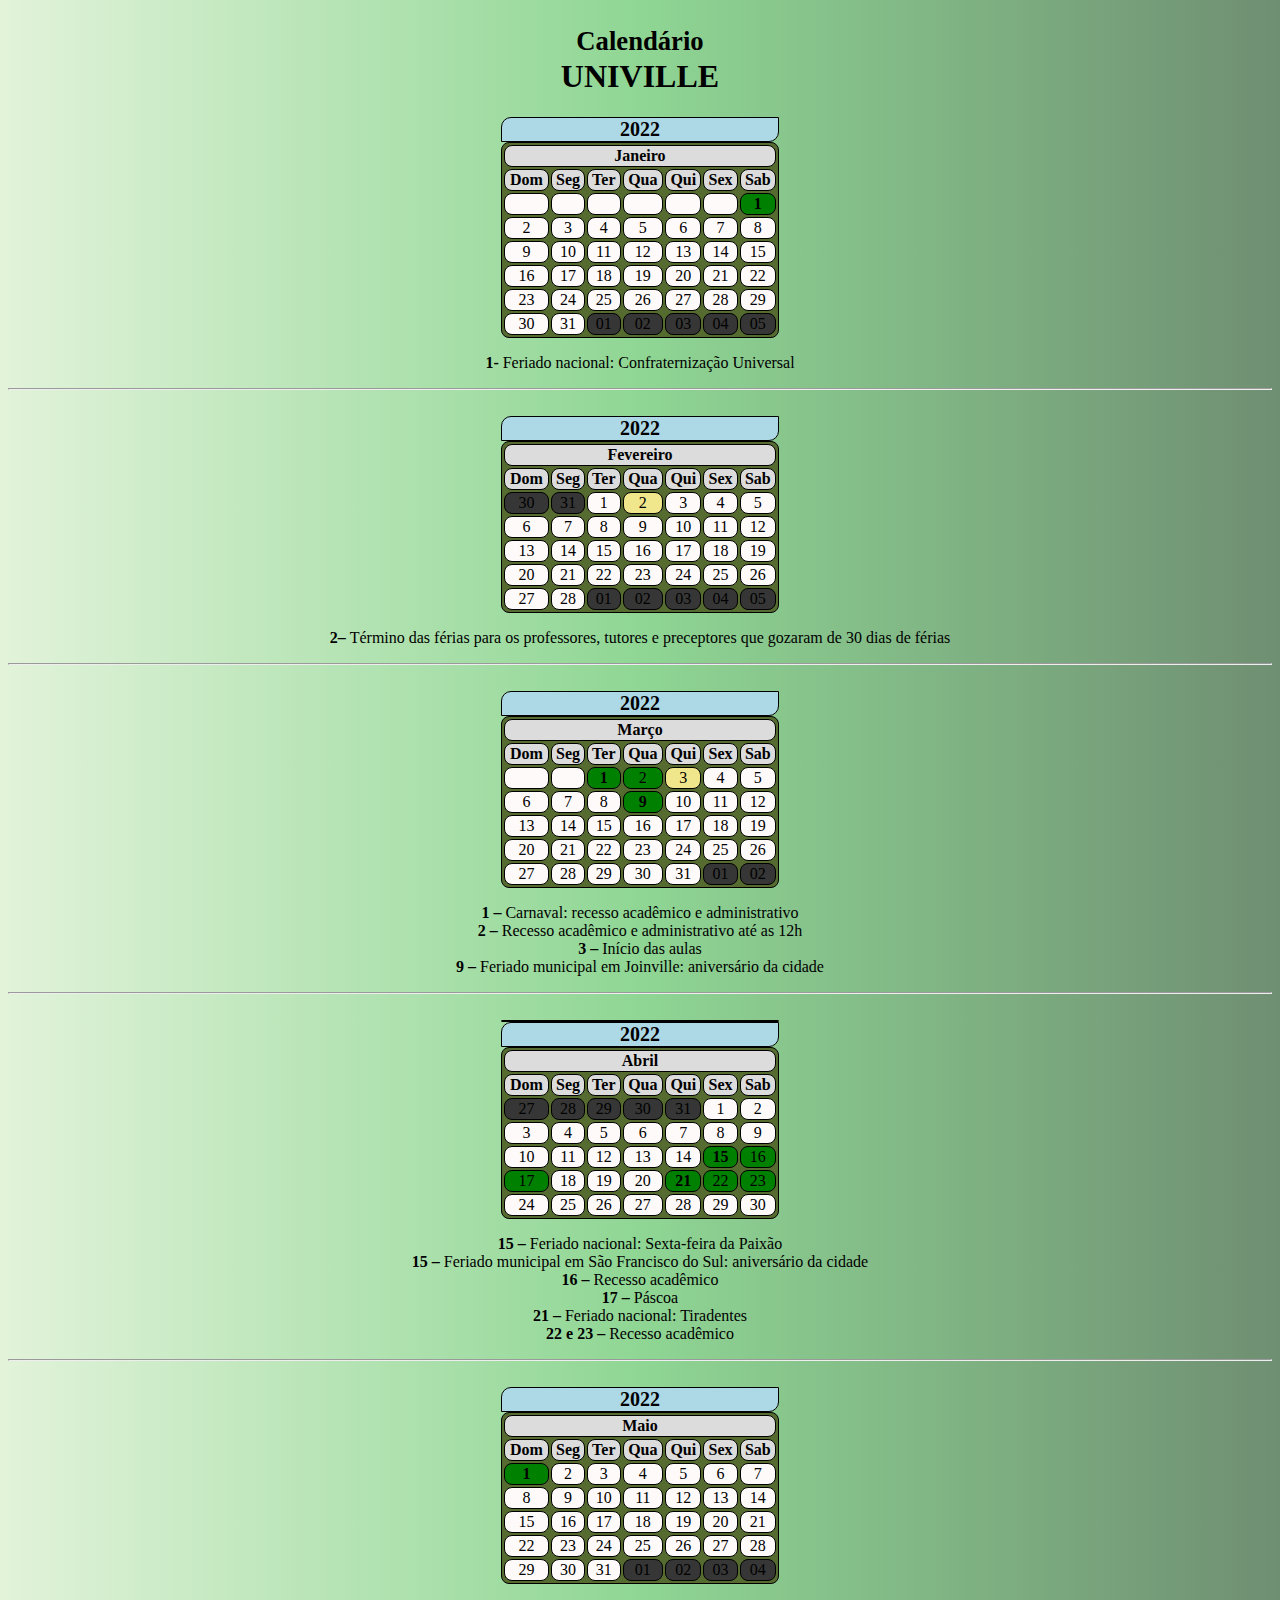
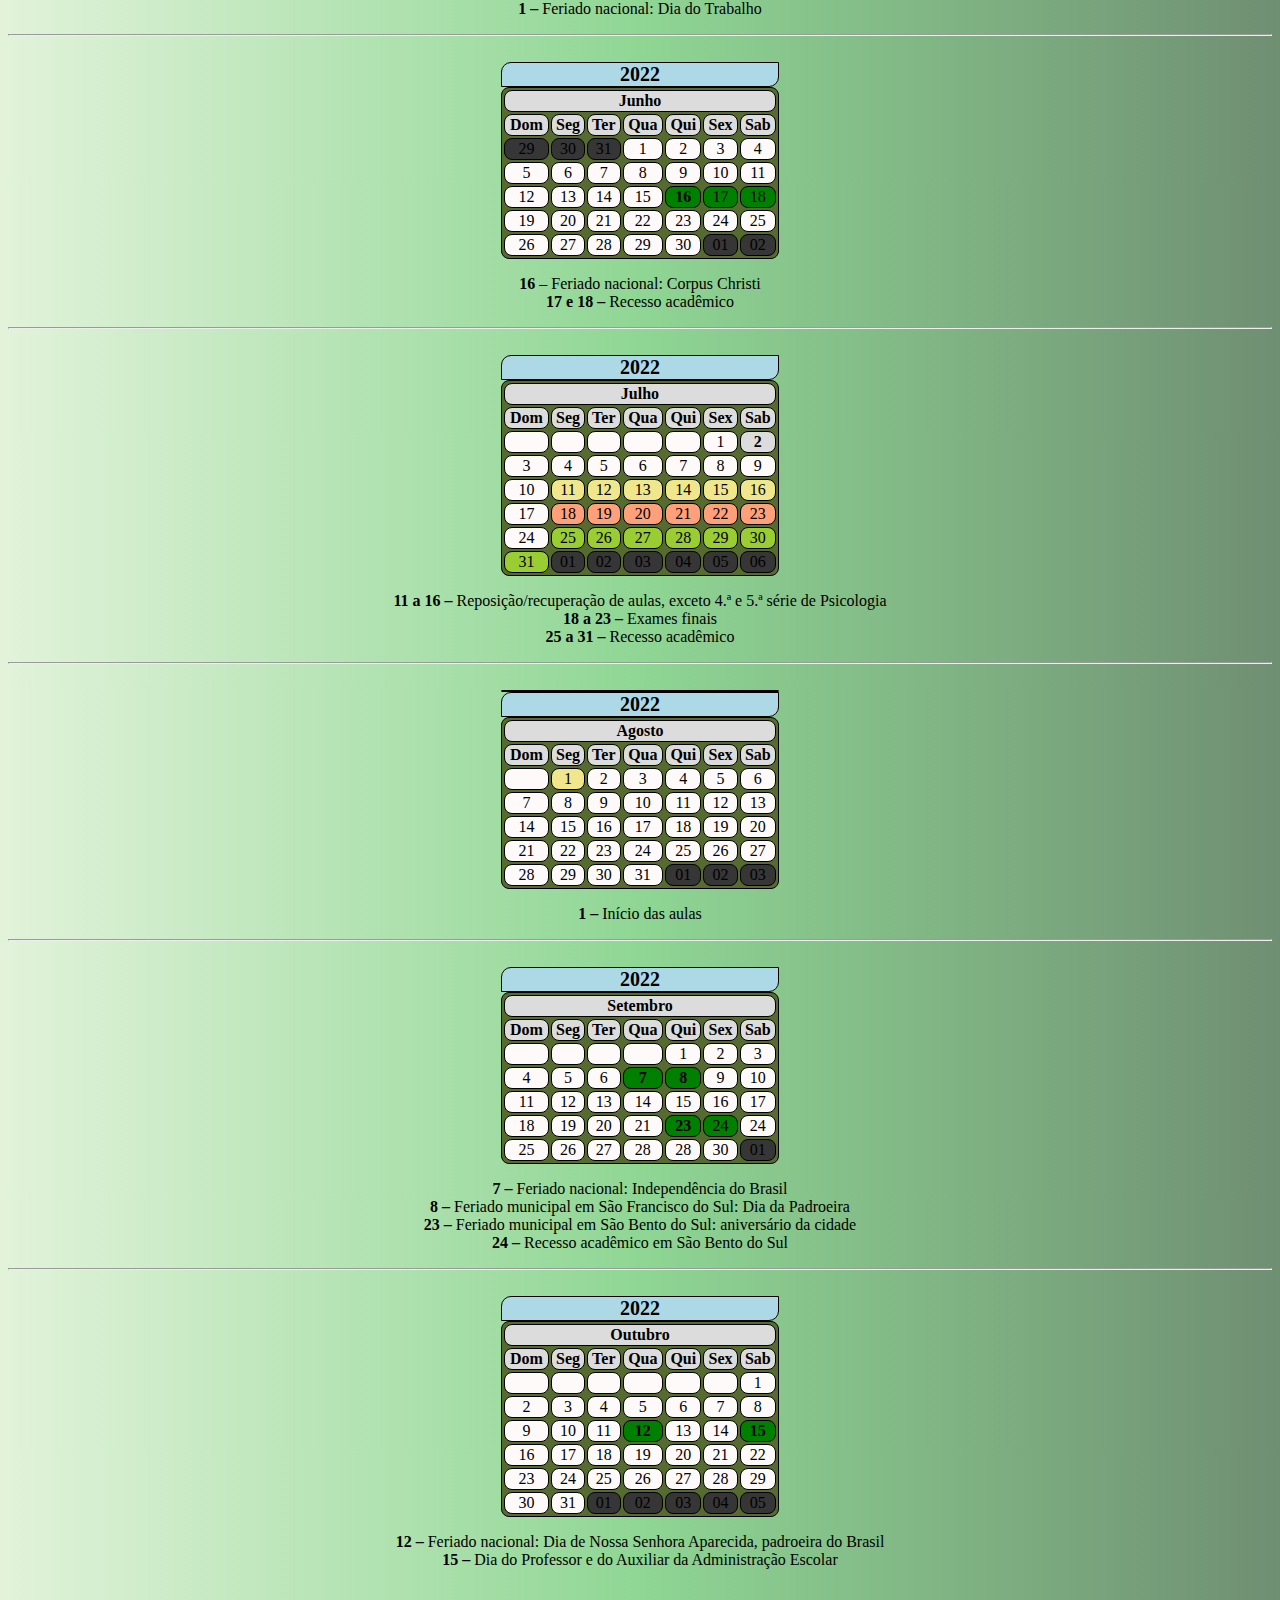
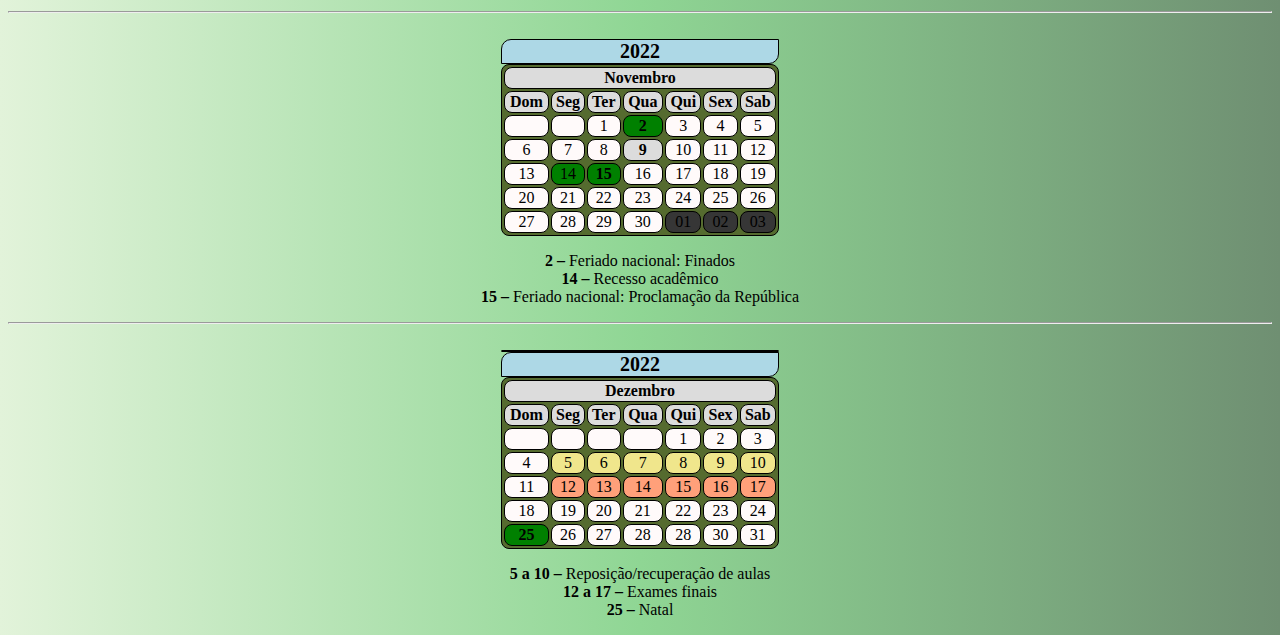
<file: calendariouniville.html>
<!DOCTYPE html>
<html lang="pt-br">
	<head>
        	<title>Imagens e Links</title>
        	<meta charset="utf-8">
		<style>
			td{
				background-color:Snow;
				border: 1px solid black;
				border-collapse:separate;
				-webkit-border-radius: 0.5em;
				text-align:center;
			}
			table{
				background-color:DarkOliveGreen;
				border: 1px solid black;
				border-collapse:separate;
				-webkit-border-radius: 0.5em;
				width:22%;
			}
			th{
				background-color:Gainsboro;
				border: 1px solid black;
				border-collapse:separate;
				-webkit-border-radius: 0.5em;
			}
			body{
				background-image: linear-gradient(to right, #E2F3DA, #8FD694, #6F8F72);
			}
			caption{
				background-color:Gainsboro;
				border: 1px solid black;
				border-collapse:separate;
				-webkit-border-radius: 0.5em 0em 0.5em 0.0em;
			}
		</style>
	</head>
	<body>
		<center><h1><small>Calendário</small><br>UNIVILLE</h1>
		<table>
			<caption style="color:black;font-size:20px;background-color:lightblue;"><b>2022</b></caption>
			<thead>
			<th colspan="7";>Janeiro</th>
				<tr>
					<th>Dom</th>
					<th>Seg</th>
					<th>Ter</th>
					<th>Qua</th>
					<th>Qui</th>
					<th>Sex</th>
					<th>Sab</th>
				</tr>
			</thead>
			<tbody>
				
				<tr>
					<td><center></center></td>
					<td><center></center></td>
					<td><center></center></td>
					<td><center></center></td>
					<td><center></center></td>
					<td><center></center></td>
					<th style="background-color:green;"><center>1</center></th>
				</tr>
				<tr>
					<td><center>2</center></td>
					<td><center>3</center></td>
					<td><center>4</center></td>
					<td><center>5</center></td>
					<td><center>6</center></td>
					<td><center>7</center></td>
					<td><center>8</center></td>
				</tr>
				<tr>
					<td><center>9</center></td>
					<td><center>10</center></td>
					<td><center>11</center></td>
					<td><center>12</center></td>
					<td><center>13</center></td>
					<td><center>14</center></td>
					<td><center>15</center></td>
				</tr>
				<tr>
					<td><center>16</center></td>
					<td><center>17</center></td>
					<td><center>18</center></td>
					<td><center>19</center></td>
					<td><center>20</center></td>
					<td><center>21</center></td>
					<td><center>22</center></td>
				</tr>
				<tr>
					<td><center>23</center></td>
					<td><center>24</center></td>
					<td><center>25</center></td>
					<td><center>26</center></td>
					<td><center>27</center></td>
					<td><center>28</center></td>
					<td><center>29</center></td>
				</tr>
				<tr>
					<td><center>30</center></td>
					<td><center>31</center></td>
					<td style="background-color:#363636;"><center>01</center></td>
					<td style="background-color:#363636;"><center>02</center></td>
					<td style="background-color:#363636;"><center>03</center></td>
					<td style="background-color:#363636;"><center>04</center></td>
					<td style="background-color:#363636;"><center>05</center></td>
				</tr>
				
</tbody>
</table>
<p><b>1- </b>Feriado nacional: Confraternização Universal</p>

<hr>
<br>
<table>
			<caption style="color:black;font-size:20px;background-color:lightblue;"><b>2022</b></caption>
			<thead>
			<th colspan="7";>Fevereiro</th>
				<tr>
					<th>Dom</th>
					<th>Seg</th>
					<th>Ter</th>
					<th>Qua</th>
					<th>Qui</th>
					<th>Sex</th>
					<th>Sab</th>
				</tr>
			</thead>
			<tbody>
				
				<tr>
					<td style="background-color:#363636;"><center>30</center></td>
					<td style="background-color:#363636;"><center>31</center></td>
					<td><center>1</center></td>
					<td style="background-color:Khaki;"><center>2</center></td>
					<td><center>3</center></td>
					<td><center>4</center></td>
					<td><center>5</center></td>
				</tr>
				<tr>
					<td><center>6</center></td>
					<td><center>7</center></td>
					<td><center>8</center></td>
					<td><center>9</center></td>
					<td><center>10</center></td>
					<td><center>11</center></td>
					<td><center>12</center></td>
				</tr>
				<tr>
					<td><center>13</center></td>
					<td><center>14</center></td>
					<td><center>15</center></td>
					<td><center>16</center></td>
					<td><center>17</center></td>
					<td><center>18</center></td>
					<td><center>19</center></td>
				</tr>
				<tr>
					<td><center>20</center></td>
					<td><center>21</center></td>
					<td><center>22</center></td>
					<td><center>23</center></td>
					<td><center>24</center></td>
					<td><center>25</center></td>
					<td><center>26</center></td>
				</tr>
				<tr>
					<td><center>27</center></td>
					<td><center>28</center></td>
					<td style="background-color:#363636;"><center>01</center></td>
					<td style="background-color:#363636;"><center>02</center></td>
					<td style="background-color:#363636;"><center>03</center></td>
					<td style="background-color:#363636;"><center>04</center></td>
					<td style="background-color:#363636;"><center>05</center></td>

				</tr>
				
</tbody>
</table>
<p><b>2– </b>Término das férias para os professores,
tutores e preceptores que gozaram de 30 dias
de férias</p>

<hr>
<br>
		<table>
			<caption style="color:black;font-size:20px;background-color:lightblue;"><b>2022</b></caption>
			<thead>
			<th colspan="7";>Março</th>
				<tr>
					<th>Dom</th>
					<th>Seg</th>
					<th>Ter</th>
					<th>Qua</th>
					<th>Qui</th>
					<th>Sex</th>
					<th>Sab</th>
				</tr>
			</thead>
			<tbody>
				
				<tr>
					<td><center></center></td>
					<td><center></center></td>
					<th style="background-color:green;"><center>1</center></th>
					<td style="background-color:green;"><center>2</center></td>
					<td style="background-color:Khaki;"><center>3</center></td>
					<td><center>4</center></td>
					<td><center>5</center></td>
				</tr>
				<tr>
					<td><center>6</center></td>
					<td><center>7</center></td>
					<td><center>8</center></td>
					<th style="background-color:green;"><center>9</center></th>
					<td><center>10</center></td>
					<td><center>11</center></td>
					<td><center>12</center></td>
				</tr>
				<tr>
					<td><center>13</center></td>
					<td><center>14</center></td>
					<td><center>15</center></td>
					<td><center>16</center></td>
					<td><center>17</center></td>
					<td><center>18</center></td>
					<td><center>19</center></td>
				</tr>
				<tr>
					<td><center>20</center></td>
					<td><center>21</center></td>
					<td><center>22</center></td>
					<td><center>23</center></td>
					<td><center>24</center></td>
					<td><center>25</center></td>
					<td><center>26</center></td>
				</tr>
				<tr>
					<td><center>27</center></td>
					<td><center>28</center></td>
					<td><center>29</center></td>
					<td><center>30</center></td>
					<td><center>31</center></td>
					<td style="background-color:#363636;"><center>01</center></td>
					<td style="background-color:#363636;"><center>02</center></td>
				</tr>

							
</tbody>
</table>
<p><b>1 –</b> Carnaval: recesso acadêmico e
administrativo<br>
<b>2 –</b> Recesso acadêmico e administrativo até as
12h<br>
<b>3 –</b> Início das aulas<br>
<b>9 –</b> Feriado municipal em Joinville: aniversário
da cidade</p>

<hr>
<br>
<table>
		<table>
			<caption style="color:black;font-size:20px;background-color:lightblue;"><b>2022</b></caption>
			<thead>
			<th colspan="7";>Abril</th>
				<tr>
					<th>Dom</th>
					<th>Seg</th>
					<th>Ter</th>
					<th>Qua</th>
					<th>Qui</th>
					<th>Sex</th>
					<th>Sab</th>
				</tr>
			</thead>
			<tbody>
				
				<tr>
					<td style="background-color:#363636;"><center>27</center></td>
					<td style="background-color:#363636;"><center>28</center></td>
					<td style="background-color:#363636;"><center>29</center></td>
					<td style="background-color:#363636;"><center>30</center></td>
					<td style="background-color:#363636;"><center>31</center></td>
					<td><center>1</center></td>
					<td><center>2</center></td>
				</tr>
				<tr>
					<td><center>3</center></td>
					<td><center>4</center></td>
					<td><center>5</center></td>
					<td><center>6</center></td>
					<td><center>7</center></td>
					<td><center>8</center></td>
					<td><center>9</center></td>
				</tr>
				<tr>
					<td><center>10</center></td>
					<td><center>11</center></td>
					<td><center>12</center></td>
					<td><center>13</center></td>
					<td><center>14</center></td>
					<th style="background-color:green;"><center>15</center></th>
					<td style="background-color:green;"><center>16</center></td>
				</tr>
				<tr>
					<td style="background-color:green;"><center>17</center></td>
					<td><center>18</center></td>
					<td><center>19</center></td>
					<td><center>20</center></td>
					<th style="background-color:green;"><center>21</center></th>
					<td style="background-color:green;"><center>22</center></td>
					<td style="background-color:green;"><center>23</center></td>
				</tr>
				<tr>
					<td><center>24</center></td>
					<td><center>25</center></td>
					<td><center>26</center></td>
					<td><center>27</center></td>
					<td><center>28</center></td>
					<td><center>29</center></td>
					<td><center>30</center></td>
				</tr>
				
</tbody>
</table>
<p><b>15 –</b> Feriado nacional: Sexta-feira da Paixão<br>
<b>15 –</b> Feriado municipal em São Francisco do Sul: aniversário da cidade<br>
<b>16 –</b> Recesso acadêmico<br>
<b>17 –</b> Páscoa<br>
<b>21 –</b> Feriado nacional: Tiradentes<br>
<b>22 e 23 –</b> Recesso acadêmico<br></p>

<hr>
<br>
		<table>
			<caption style="color:black;font-size:20px;background-color:lightblue;"><b>2022</b></caption>
			<thead>
			<th colspan="7";>Maio</th>
				<tr>
					<th>Dom</th>
					<th>Seg</th>
					<th>Ter</th>
					<th>Qua</th>
					<th>Qui</th>
					<th>Sex</th>
					<th>Sab</th>
				</tr>
			</thead>
			<tbody>
				<tr>
					<th style="background-color:green;"><center>1</center></th>
					<td><center>2</center></td>
					<td><center>3</center></td>
					<td><center>4</center></td>
					<td><center>5</center></td>
					<td><center>6</center></td>
					<td><center>7</center></td>
				</tr>
				<tr>
					<td><center>8</center></td>
					<td><center>9</center></td>
					<td><center>10</center></td>
					<td><center>11</center></td>
					<td><center>12</center></td>
					<td><center>13</center></td>
					<td><center>14</center></td>
				</tr>
				<tr>
					<td><center>15</center></td>
					<td><center>16</center></td>
					<td><center>17</center></td>
					<td><center>18</center></td>
					<td><center>19</center></td>
					<td><center>20</center></td>
					<td><center>21</center></td>
				</tr>
				<tr>
					<td><center>22</center></td>
					<td><center>23</center></td>
					<td><center>24</center></td>
					<td><center>25</center></td>
					<td><center>26</center></td>
					<td><center>27</center></td>
					<td><center>28</center></td>
				</tr>
				<tr>
					<td><center>29</center></td>
					<td><center>30</center></td>
					<td><center>31</center></td>
					<td style="background-color:#363636;"><center>01</center></td>
					<td style="background-color:#363636;"><center>02</center></td>
					<td style="background-color:#363636;"><center>03</center></td>
					<td style="background-color:#363636;"><center>04</center></td>
				</tr>
				
</tbody>
</table>
<p><b>1 –</b> Feriado nacional: Dia do Trabalho</p>

<hr>
<br>
<table>
			<caption style="color:black;font-size:20px;background-color:lightblue;"><b>2022</b></caption>
			<thead>
			<th colspan="7";>Junho</th>
				<tr>
					<th>Dom</th>
					<th>Seg</th>
					<th>Ter</th>
					<th>Qua</th>
					<th>Qui</th>
					<th>Sex</th>
					<th>Sab</th>
				</tr>
			</thead>
			<tbody>
				
				<tr>
					<td style="background-color:#363636;"><center>29</center></td>
					<td style="background-color:#363636;"><center>30</center></td>
					<td style="background-color:#363636;"><center>31</center></td>
					<td><center>1</center></td>
					<td><center>2</center></td>
					<td><center>3</center></td>
					<td><center>4</center></td>
				</tr>
				<tr>

					<td><center>5</center></td>
					<td><center>6</center></td>
					<td><center>7</center></td>
					<td><center>8</center></td>
					<td><center>9</center></td>
					<td><center>10</center></td>
					<td><center>11</center></td>
				</tr>
				<tr>

					<td><center>12</center></td>
					<td><center>13</center></td>
					<td><center>14</center></td>
					<td><center>15</center></td>
					<th style="background-color:green;"><center>16</center></th>
					<td style="background-color:green;"><center>17</center></td>
					<td style="background-color:green;"><center>18</center></td>
				</tr>
				<tr>

					<td><center>19</center></td>
					<td><center>20</center></td>
					<td><center>21</center></td>
					<td><center>22</center></td>
					<td><center>23</center></td>
					<td><center>24</center></td>
					<td><center>25</center></td>
				</tr>
				<tr>

					<td><center>26</center></td>
					<td><center>27</center></td>
					<td><center>28</center></td>
					<td><center>29</center></td>
					<td><center>30</center></td>
					<td style="background-color:#363636;"><center>01</center></td>
					<td style="background-color:#363636;"><center>02</center></td>
				</tr>

				
</tbody>
</table>
<p><b>16</b> –</b> Feriado nacional: Corpus Christi<br>
<b>17 e 18 –</b> Recesso acadêmico<br></p>

<hr>
<br>
		<table>
			<caption style="color:black;font-size:20px;background-color:lightblue;"><b>2022</b></caption>
			<thead>
			<th colspan="7";>Julho</th>
				<tr>
					<th>Dom</th>
					<th>Seg</th>
					<th>Ter</th>
					<th>Qua</th>
					<th>Qui</th>
					<th>Sex</th>
					<th>Sab</th>
				</tr>
			</thead>
			<tbody>
				
				<tr>
					<td><center></center></td>
					<td><center></center></td>
					<td><center></center></td>
					<td><center></center></td>
					<td><center></center></td>
					<td><center>1</center></td>
					<th><center>2</center></th>
				</tr>
				<tr>
					<td><center>3</center></td>
					<td><center>4</center></td>
					<td><center>5</center></td>
					<td><center>6</center></td>
					<td><center>7</center></td>
					<td><center>8</center></td>
					<td><center>9</center></td>
				</tr>
				<tr>
					<td><center>10</center></td>
					<td style="background-color:Khaki;"><center>11</center></td>
					<td style="background-color:Khaki;"><center>12</center></td>
					<td style="background-color:Khaki;"><center>13</center></td>
					<td style="background-color:Khaki;"><center>14</center></td>
					<td style="background-color:Khaki;"><center>15</center></td>
					<td style="background-color:Khaki;"><center>16</center></td>
				</tr>
				<tr>
					<td><center>17</center></td>
					<td style="background-color:LightSalmon;"><center>18</center></td>
					<td style="background-color:LightSalmon;"><center>19</center></td>
					<td style="background-color:LightSalmon;"><center>20</center></td>
					<td style="background-color:LightSalmon;"><center>21</center></td>
					<td style="background-color:LightSalmon;"><center>22</center></td>
					<td style="background-color:LightSalmon;"><center>23</center></td>
				</tr>
				<tr>
					<td><center>24</center></td>
					<td style="background-color:YellowGreen;"><center>25</center></td>
					<td style="background-color:YellowGreen;"><center>26</center></td>
					<td style="background-color:YellowGreen;"><center>27</center></td>
					<td style="background-color:YellowGreen;"><center>28</center></td>
					<td style="background-color:YellowGreen;"><center>29</center></td>
					<td style="background-color:YellowGreen;"><center>30</center></td>
				</tr>
				<tr>
					<td style="background-color:YellowGreen;"><center>31</center></td>
					<td style="background-color:#363636;"><center>01</center></td>
					<td style="background-color:#363636;"><center>02</center></td>
					<td style="background-color:#363636;"><center>03</center></td>
					<td style="background-color:#363636;"><center>04</center></td>
					<td style="background-color:#363636;"><center>05</center></td>
					<td style="background-color:#363636;"><center>06</center></td>
				</tr>
				
</tbody>
</table>
<p><b>11 a 16 –</b> Reposição/recuperação de aulas,
exceto 4.ª e 5.ª série de Psicologia<br>
<b>18 a 23 –</b> Exames finais<br>
<b>25 a 31 –</b> Recesso acadêmico</p>

<hr>
<br>
<table>
		<table>
			<caption style="color:black;font-size:20px;background-color:lightblue;"><b>2022</b></caption>
			<thead>
			<th colspan="7";>Agosto</th>
				<tr>
					<th>Dom</th>
					<th>Seg</th>
					<th>Ter</th>
					<th>Qua</th>
					<th>Qui</th>
					<th>Sex</th>
					<th>Sab</th>
				</tr>
			</thead>
			<tbody>
				
				<tr>
					<td><center></center></td>
					<td style="background-color:Khaki;"><center>1</center></td>
					<td><center>2</center></td>
					<td><center>3</center></td>
					<td><center>4</center></td>
					<td><center>5</center></td>
					<td><center>6</center></td>
				</tr>
				<tr>
					<td><center>7</center></td>
					<td><center>8</center></td>
					<td><center>9</center></td>
					<td><center>10</center></td>
					<td><center>11</center></td>
					<td><center>12</center></td>
					<td><center>13</center></td>

				</tr>
				<tr>
					<td><center>14</center></td>
					<td><center>15</center></td>
					<td><center>16</center></td>
					<td><center>17</center></td>
					<td><center>18</center></td>
					<td><center>19</center></td>
					<td><center>20</center></td>
				</tr>
				<tr>
					<td><center>21</center></td>
					<td><center>22</center></td>
					<td><center>23</center></td>
					<td><center>24</center></td>
					<td><center>25</center></td>
					<td><center>26</center></td>
					<td><center>27</center></td>
				</tr>
				<tr>
					<td><center>28</center></td>
					<td><center>29</center></td>
					<td><center>30</center></td>
					<td><center>31</center></td>
					<td style="background-color:#363636;"><center>01</center></td>
					<td style="background-color:#363636;"><center>02</center></td>
					<td style="background-color:#363636;"><center>03</center></td>
				</tr>
				
</tbody>
</table>
<p><b>1 –</b> Início das aulas</p>
<hr>
<br>
		<table>
			<caption style="color:black;font-size:20px;background-color:lightblue;"><b>2022</b></caption>
			<thead>
			<th colspan="7";>Setembro</th>
				<tr>
					<th>Dom</th>
					<th>Seg</th>
					<th>Ter</th>
					<th>Qua</th>
					<th>Qui</th>
					<th>Sex</th>
					<th>Sab</th>
				</tr>
			</thead>
			<tbody>
				
				<tr>
					<td><center></center></td>
					<td><center></center></td>
					<td><center></center></td>
					<td><center></center></td>
					<td><center>1</center></td>
					<td><center>2</center></td>
					<td><center>3</center></td>
				</tr>
				<tr>
					<td><center>4</center></td>
					<td><center>5</center></td>
					<td><center>6</center></td>
					<th style="background-color:green;"><center>7</center></th>
					<th style="background-color:green;"><center>8</center></th>
					<td><center>9</center></td>
					<td><center>10</center></td>
				</tr>
				<tr>
					<td><center>11</center></td>
					<td><center>12</center></td>
					<td><center>13</center></td>
					<td><center>14</center></td>
					<td><center>15</center></td>
					<td><center>16</center></td>
					<td><center>17</center></td>
				</tr>
				<tr>
					<td><center>18</center></td>
					<td><center>19</center></td>
					<td><center>20</center></td>
					<td><center>21</center></td>
					<th style="background-color:green;"><center>23</center></th>
					<td style="background-color:green;"><center>24</center></td>
					<td><center>24</center></td>
				</tr>
				<tr>
					<td><center>25</center></td>
					<td><center>26</center></td>
					<td><center>27</center></td>
					<td><center>28</center></td>
					<td><center>28</center></td>
					<td><center>30</center></td>
					<td style="background-color:#363636;"><center>01</center></td>
				</tr>

				
</tbody>
</table>
<p><b>7 –</b> Feriado nacional: Independência do Brasil<br>
<b>8 –</b> Feriado municipal em São Francisco do Sul:
Dia da Padroeira<br>
<b>23 –</b> Feriado municipal em São Bento do Sul:
aniversário da cidade<br>
<b>24 –</b> Recesso acadêmico em São Bento do Sul</p>

<hr>
<br>
<table>
			<caption style="color:black;font-size:20px;background-color:lightblue;"><b>2022</b></caption>
			<thead>
			<th colspan="7";>Outubro</th>
				<tr>
					<th>Dom</th>
					<th>Seg</th>
					<th>Ter</th>
					<th>Qua</th>
					<th>Qui</th>
					<th>Sex</th>
					<th>Sab</th>
				</tr>
			</thead>
			<tbody>

				<tr>
					<td><center></center></td>
					<td><center></center></td>
					<td><center></center></td>
					<td><center></center></td>
					<td><center></center></td>
					<td><center></center></td>
					<td><center>1</center></td>

				</tr>
				<tr>
					<td><center>2</center></td>
					<td><center>3</center></td>
					<td><center>4</center></td>
					<td><center>5</center></td>
					<td><center>6</center></td>
					<td><center>7</center></td>
					<td><center>8</center></td>
				</tr>
				<tr>
					<td><center>9</center></td>
					<td><center>10</center></td>
					<td><center>11</center></td>
					<th style="background-color:green;"><center>12</center></th>
					<td><center>13</center></td>
					<td><center>14</center></td>
					<th style="background-color:green;"><center>15</center></th>
				</tr>
				<tr>
					<td><center>16</center></td>
					<td><center>17</center></td>
					<td><center>18</center></td>
					<td><center>19</center></td>
					<td><center>20</center></td>
					<td><center>21</center></td>
					<td><center>22</center></td>
				</tr>
				<tr>
					<td><center>23</center></td>
					<td><center>24</center></td>
					<td><center>25</center></td>
					<td><center>26</center></td>
					<td><center>27</center></td>
					<td><center>28</center></td>
					<td><center>29</center></td>
				</tr>
				<tr>
					<td><center>30</center></td>
					<td><center>31</center></td>
					<td style="background-color:#363636;"><center>01</center></td>
					<td style="background-color:#363636;"><center>02</center></td>
					<td style="background-color:#363636;"><center>03</center></td>
					<td style="background-color:#363636;"><center>04</center></td>
					<td style="background-color:#363636;"><center>05</center></td>
				</tr>
</tbody>
</table>
<p><b>12 –</b> Feriado nacional: Dia de Nossa Senhora
Aparecida, padroeira do Brasil<br>
<b>15 –</b> Dia do Professor e do Auxiliar da
Administração Escolar</p>
<br>
<hr>
<br>
		<table>
			<caption style="color:black;font-size:20px;background-color:lightblue;"><b>2022</b></caption>
			<thead>
			<th colspan="7";>Novembro</th>
				<tr>
					<th>Dom</th>
					<th>Seg</th>
					<th>Ter</th>
					<th>Qua</th>
					<th>Qui</th>
					<th>Sex</th>
					<th>Sab</th>
				</tr>
			</thead>
			<tbody>
				
				<tr>
					<td><center></center></td>
					<td><center></center></td>
					<td><center>1</center></td>
					<th style="background-color:green;"><center>2</center></th>
					<td><center>3</center></td>
					<td><center>4</center></td>
					<td><center>5</center></td>
				</tr>
				<tr>
					<td><center>6</center></td>
					<td><center>7</center></td>
					<td><center>8</center></td>
					<th><center>9</center></th>
					<td><center>10</center></td>
					<td><center>11</center></td>
					<td><center>12</center></td>
				</tr>
				<tr>
					<td><center>13</center></td>
					<td style="background-color:green;"><center>14</center></td>
					<th style="background-color:green;"><center>15</center></th>
					<td><center>16</center></td>
					<td><center>17</center></td>
					<td><center>18</center></td>
					<td><center>19</center></td>
				</tr>
				<tr>
					<td><center>20</center></td>
					<td><center>21</center></td>
					<td><center>22</center></td>
					<td><center>23</center></td>
					<td><center>24</center></td>
					<td><center>25</center></td>
					<td><center>26</center></td>
				</tr>
				<tr>
					<td><center>27</center></td>
					<td><center>28</center></td>
					<td><center>29</center></td>
					<td><center>30</center></td>
					<td style="background-color:#363636;"><center>01</center></td>
					<td style="background-color:#363636;"><center>02</center></td>
					<td style="background-color:#363636;"><center>03</center></td>
				</tr>
				
</tbody>
</table>
<p><b>2 –</b> Feriado nacional: Finados<br>
<b>14 –</b> Recesso acadêmico<br>
<b>15 –</b> Feriado nacional: Proclamação da
República</p>
<hr>
<br>
<table>
		<table>
			<caption style="color:black;font-size:20px;background-color:lightblue;"><b>2022</b></caption>
			<thead>
			<th colspan="7";>Dezembro</th>
<tr>
					<th>Dom</th>
					<th>Seg</th>
					<th>Ter</th>
					<th>Qua</th>
					<th>Qui</th>
					<th>Sex</th>
					<th>Sab</th>
				</tr>
			</thead>
			<tbody>
				
				<tr>
					<td><center></center></td>
					<td><center></center></td>
					<td><center></center></td>
					<td><center></center></td>
					<td><center>1</center></td>
					<td><center>2</center></td>
					<td><center>3</center></td>
				</tr>
				<tr>
					<td><center>4</center></td>
					<td style="background-color:Khaki;"><center>5</center></td>
					<td style="background-color:Khaki;"><center>6</center></td>
					<td style="background-color:Khaki;"><center>7</center></td>
					<td style="background-color:Khaki;"><center>8</center></td>
					<td style="background-color:Khaki;"><center>9</center></td>
					<td style="background-color:Khaki;"><center>10</center></td>
				</tr>
				<tr>
					<td><center>11</center></td>
					<td style="background-color:lightsalmon;"><center>12</center></td>
					<td style="background-color:lightsalmon;"><center>13</center></td>
					<td style="background-color:lightsalmon;"><center>14</center></td>
					<td style="background-color:lightsalmon;"><center>15</center></td>
					<td style="background-color:lightsalmon;"><center>16</center></td>
					<td style="background-color:lightsalmon;"><center>17</center></td>
				</tr>
				<tr>
					<td><center>18</center></td>
					<td><center>19</center></td>
					<td><center>20</center></td>
					<td><center>21</center></td>
					<td><center>22</center></td>
					<td><center>23</center></td>
					<td><center>24</center></td>
				</tr>
				<tr>
					<th style="background-color:green;"><center>25</center></th>
					<td><center>26</center></td>
					<td><center>27</center></td>
					<td><center>28</center></td>
					<td><center>28</center></td>
					<td><center>30</center></td>
					<td><center>31</center></td>
				</tr>
				
</tbody>
</table>
<p><b>5 a 10 –</b> Reposição/recuperação de aulas<br>
<b>12 a 17 –</b> Exames finais<br>
<b>25 –</b> Natal</p>

</body>
</html>
</file>
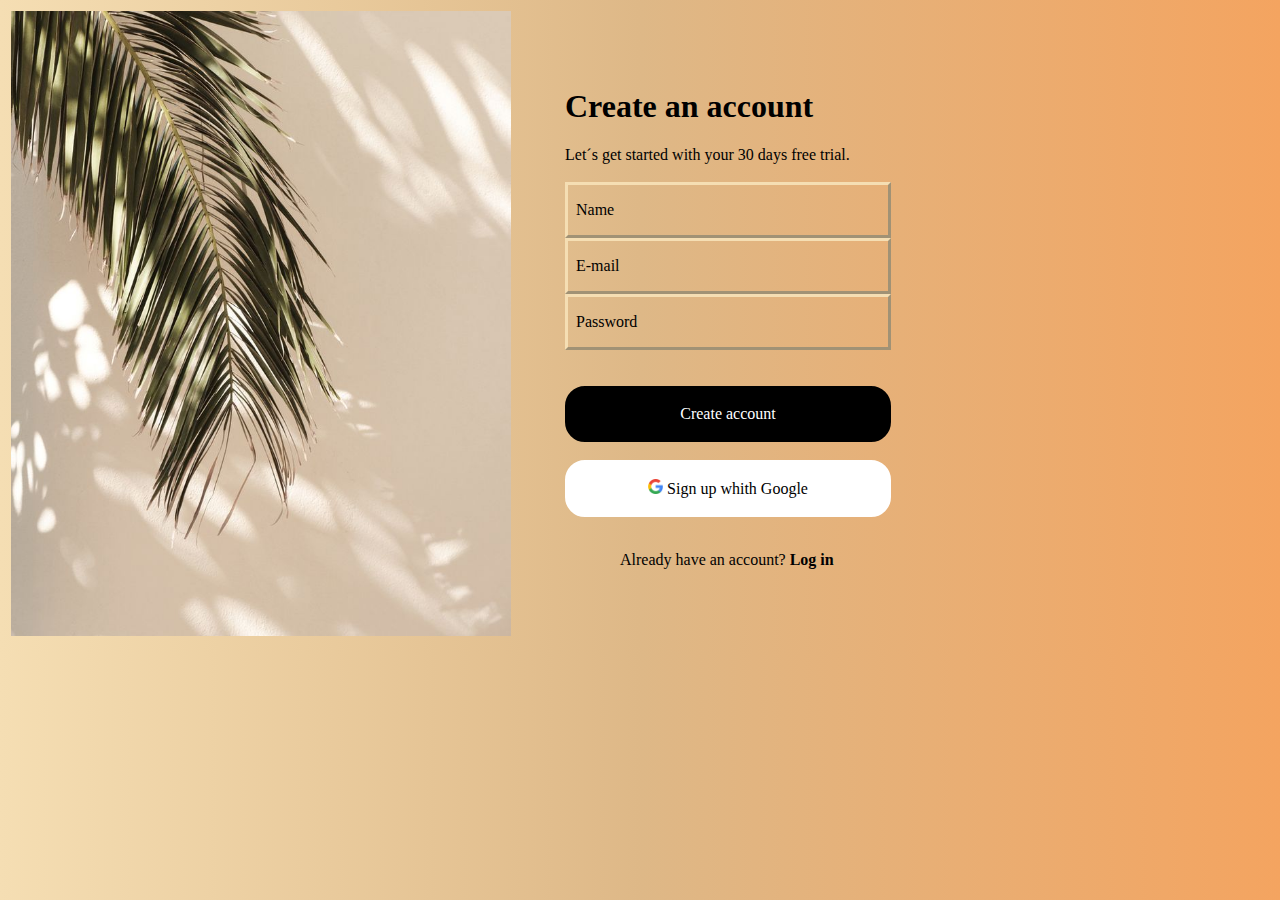
<file: paginalogin.html>
<!DOCTYPE html>
<html lang="pt-br">
<head>
	<meta charset="UTF-8">
	<meta http-equiv="X-UA-Compatible" content="IE=edge">
	<meta name="viewport" content="width=device-width, initial-scale=1.0">
	<title>Document</title>
	<style>
		body{
			background-image: linear-gradient(to right, Wheat, BurlyWood, SandyBrown);
		}
		.corpo{
			margin-left: 50px;
		}
		.dados{
			border-style: outset;
			width: 320px;
			border-color: wheat;
		}
		.create{
			border-style: solid;
			width: 320px;
			border-radius: 20px;
			background-color: black;
			color: white;
			border-color: black;
			
		}
		.google{
			border-style: solid;
			width: 320px;
			border-radius: 20px;
			background-color: white;
			border-color:white;
			
		}
		.login{
			margin-left: 55px;
		}

	</style>
</head>
<body>
<table>
	<tbody><tr><td><img src="image.png" width="500px";></td>


<td>
	<div class="corpo">	
		<h1>Create an account</h1>
	Let´s get started with your 30 days free trial.<br><br>
<div class="dados">
	<p>&nbsp;&nbsp;Name</p>
</div>
<div class="dados">
	<p>&nbsp;&nbsp;E-mail</p>
</div>
<div class="dados">
	<p>&nbsp;&nbsp;Password</p>
</div>
<br><br>
<div class="create">
	<p><center>Create account</center></p>
</div>
<br>
<div class="google">
	<p><center><img src="google.ico" width="15px"> Sign up whith Google</center></p>
</div>
<br>
<div class="login">
	<p>Already have an account? <b>Log in</b></b></p>
</div>
</div>
</td>
</tr>
</tbody>
</table>
</body>
</html>
</file>
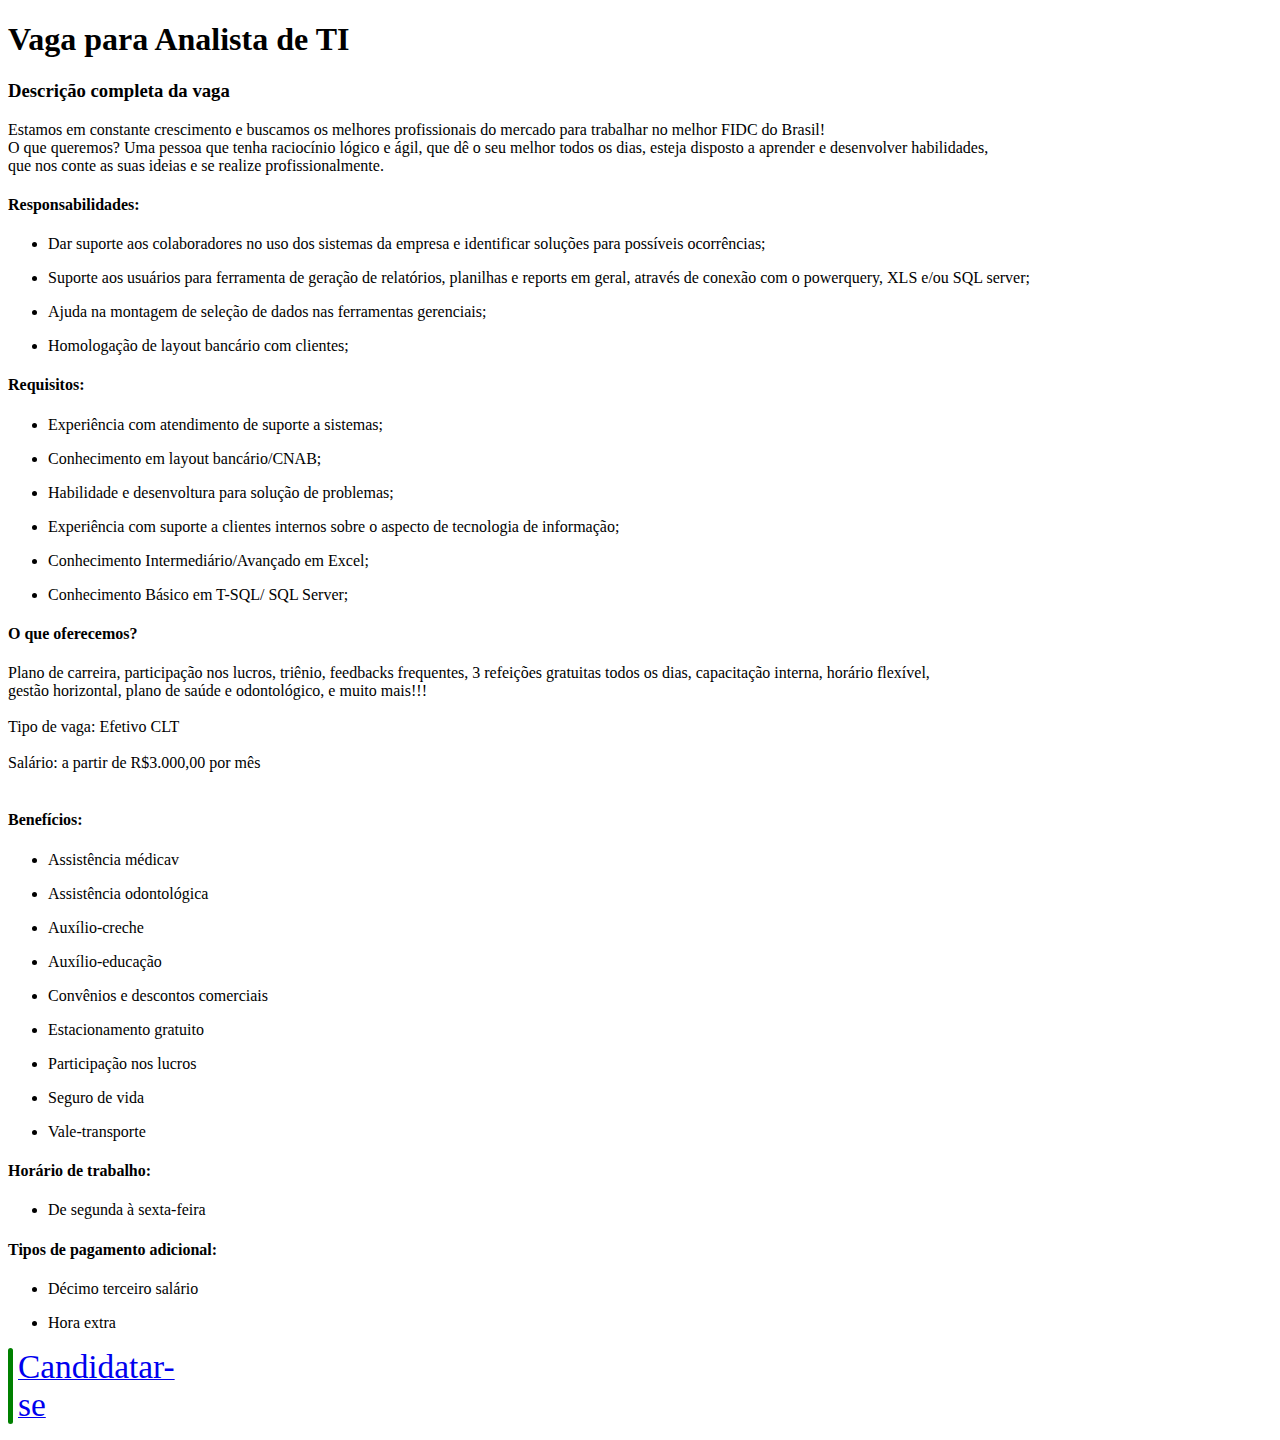
<file: vagaanalistati.html>
<!DOCTYPE html>
<html lang="pt-br">
	<head>
		<title>Analista de TI - Processos</title>
		<meta charset="utf-8">
		<link rel="stylesheet" href="estilo.css">
	</head>
	<body>
		<h1>Vaga para Analista de TI</h1>
		<h3><b>Descrição completa da vaga</b></h3>
		Estamos em constante crescimento e buscamos os melhores profissionais do mercado para trabalhar no melhor FIDC do Brasil! </br>

	O que queremos? Uma pessoa que tenha raciocínio lógico e ágil, que dê o seu melhor todos os dias, esteja disposto a aprender e desenvolver habilidades,</br> que nos conte as suas ideias e se realize profissionalmente.

		<h4>Responsabilidades:</h4>

		<ul><li>Dar suporte aos colaboradores no uso dos sistemas da empresa e identificar soluções para possíveis ocorrências;</li></ul>
		<ul><li>Suporte aos usuários para ferramenta de geração de relatórios, planilhas e reports em geral, através de conexão com o powerquery, XLS e/ou SQL server;</li></ul>
		<ul><li>Ajuda na montagem de seleção de dados nas ferramentas gerenciais;</li></ul>
		<ul><li>Homologação de layout bancário com clientes;</li></ul>

		<h4>Requisitos:</h4>
		<ul><li>Experiência com atendimento de suporte a sistemas;</ul></li>
		<ul><li>Conhecimento em layout bancário/CNAB;</ul></li>
		<ul><li>Habilidade e desenvoltura para solução de problemas;</ul></li>
		<ul><li>Experiência com suporte a clientes internos sobre o aspecto de tecnologia de informação;</ul></li>
		<ul><li>Conhecimento Intermediário/Avançado em Excel;</ul></li>
		<ul><li>Conhecimento Básico em T-SQL/ SQL Server;</ul></li>
		
		<h4>O que oferecemos?</h4>
		Plano de carreira, participação nos lucros, triênio, feedbacks frequentes, 3 refeições gratuitas todos os dias, capacitação interna, horário flexível, </br>gestão horizontal, plano de saúde e odontológico, e muito mais!!!</br></br>

Tipo de vaga: Efetivo CLT</br></br>

Salário: a partir de R$3.000,00 por mês</br></br>

		<h4>Benefícios:</h4>

		<ul><li>Assistência médicav</ul></li>
		<ul><li>Assistência odontológica</ul></li>
		<ul><li>Auxílio-creche</ul></li>
		<ul><li>Auxílio-educação</ul></li>
		<ul><li>Convênios e descontos comerciais</ul></li>
		<ul><li>Estacionamento gratuito</ul></li>
		<ul><li>Participação nos lucros</ul></li>
		<ul><li>Seguro de vida</ul></li>
		<ul><li>Vale-transporte</ul></li>

		<h4>Horário de trabalho:</h4>

		<ul><li>De segunda à sexta-feira</ul></li>

		<h4>Tipos de pagamento adicional:</h4>

		<ul><li>Décimo terceiro salário</ul></li>
		<ul><li>Hora extra</ul></li>
		
		<div class="teste">
			<p><a href="https://secure.indeed.com/auth?continue=https%3A%2F%2Fm5.apply.indeed.com%2Fbeta%2Findeedapply%2Fresumeapply%3FdraftId%3D03a1221b-0cb9-4d4d-adbe-704dbcf6f337%26draftDc%3Dcmh%26jobUrl%3Dhttps%253A%252F%252Fbr.indeed.com%252Fviewjob%253Fjk%253Ddce21145f9948c23%26postUrl%3Dhttp%253A%252F%252Fmuffit%252Fprocess-indeedapply%26questions%3Diq%253A%252F%252F651de3e4af32432cbf0e%253Fv%253D1%26phone%3DOPTIONAL%26coverletter%3DOPTIONAL%26jobId%3D651de3e4af32432cbf0e%26jk%3Ddce21145f9948c23%26jobTitle%3DAnalista%2Bde%2BTI%2B-%2B%2BProcessos%26jobCompany%3DMultiplike%2BSolu%25C3%25A7%25C3%25B5es%2BFinanceiras%26jobLocation%3DJoinville%252C%2BSC%26jobMeta%3D%257B%2526quot%253Bvtk%2526quot%253B%253A%2526quot%253B1gd93ad5kklsp800%2526quot%253B%252C%2526quot%253Btk%2526quot%253B%253A%2526quot%253B1gd939bt4i3bl800%2526quot%253B%257D%26apiToken%3Daa102235a5ccb18bd3668c0e14aa3ea7e2503cfac2a7a9bf3d6549899e125af4%26advNum%3D4371710581166632%26pingbackUrl%3Dhttps%253A%252F%252Fgdc.indeed.com%252Fconv%252ForgIndApp%253Fco%253DBR%2526vjtk%253D1gd93ad5kklsp800%2526jk%253Ddce21145f9948c23%2526mvj%253D0%2526tk%253D1gd939bt4i3bl800%2526trk.origin%253Djobsearch%2526sj%253D1%2526vjfrom%253Dvjs%2526advn%253D4371710581166632%2526adid%253D395252298%2526ad%[base64]%25253D%2526xkcb%253DSoDE-_M3ZpOqWnRwm50LbzkdCdPP%2526astse%253D7f6412b66afac0b0%2526assa%253D2164%26returnToJobSearchUrl%3Dhttp%253A%252F%252Fbr.indeed.com%252Fempregos-de-Classificados-em-Joinville%252C-SC%253Fvjk%253Ddce21145f9948c23%26onapplied%3DindeedApplyHandleApply%26onclose%3DindeedApplyHandleModalClose%26onclick%3DindeedApplyHandleButtonClick%26onContinueClick%3DindeedApplyHandleModalClose%26onready%3D_onButtonReady%26resume%3Drequired%26noButtonUI%3Dtrue%26onappliedstatus%3D_updateIndeedApplyStatus%26recentsearchquery%3D%257B%2522what%2522%253A%2522Classificados%2522%252C%2522where%2522%253A%2522Joinville%252C%2BSC%2522%257D%26iaUid%3D1gd93adja2gpo000%26hl%3Dpt_BR%26co%3DBR%26mob%3D0%26preload%3D0%26spn%3D1%26iip%3D1%26autoString%3Dnone%26formParent%3D%26twoPaneGroup%3D-1%26twoPaneVjGroup%3D-1%26twoPaneAllocId%3D%26twoPaneVjAllocId%3D%26jobApplies%3D-1%26ms%3D1663531562487%26referer%3Dhttps%253A%252F%252Fbr.indeed.com%252Fempregos-de-Classificados-em-Joinville%252C-SC%253Fvjk%253Ddce21145f9948c23%26href%3Dhttps%253A%252F%252Fbr.indeed.com%252Fviewjob%253Fviewtype%253Dembedded%2526jk%253Ddce21145f9948c23%2526from%253Dvjs%2526tk%253D1gd939bt4i3bl800%2526hidecmpheader%253D0%2526advn%253D4371710581166632%2526adid%253D395252298%2526xkcb%253DSoDE-_M3ZpOqWnRwm50LbzkdCdPP%2526topwindowlocation%253D%25252Fempregos-de-Classificados-em-Joinville%25252C-SC%25253Fvjk%25253Ddce21145f9948c23%26isITA%3D0%26indeedApplyableJobApiURI%3D%26isCreateIAJobApiSuccess%3Dfalse%26src%3Didd%26indeedcsrftoken%3DHY9DPkVpGac90y6sKjaVzegkTXz435AX&cfb=2&obo=&hl=pt_BR&from=indapply-login-SmartApply"target="_blank"><span style='font-size: 25pt;'>Candidatar-se</a></p>
		</div>
		<body>
</html>
</file>
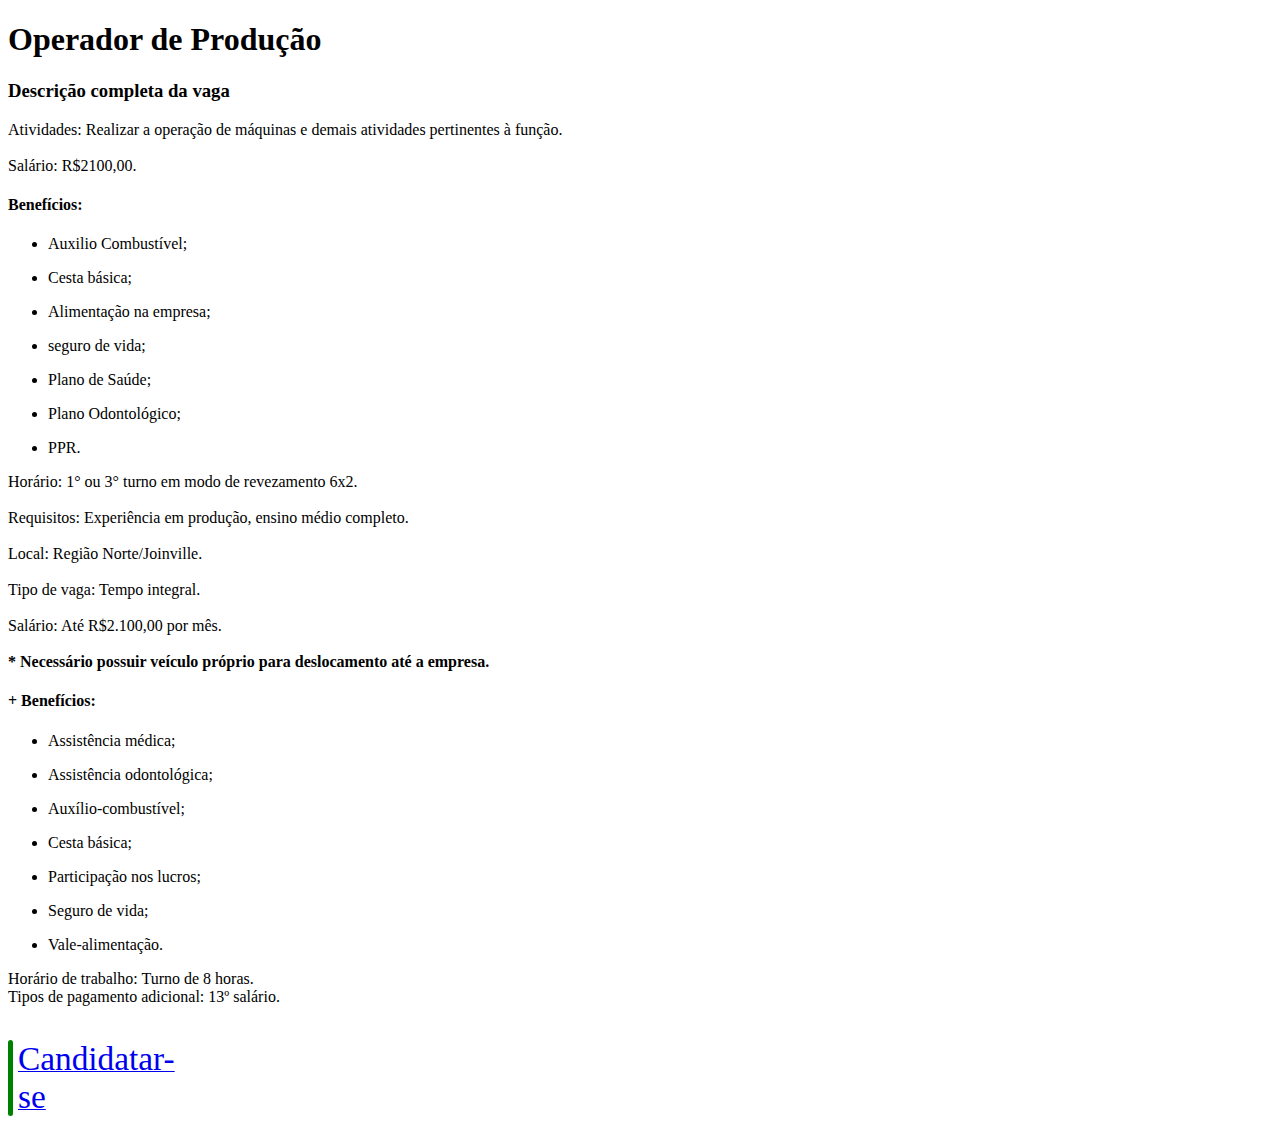
<file: vagaopproducao.html>
<!DOCTYPE html>
<html lang="pt-br">
	<head>
		<title>Operador de Produção</title>
		<meta charset="utf-8">
		<link rel="stylesheet" type="text/css"  href="estilo.css" />
	</head>
	<body>
		<h1>Operador de Produção</h1>		
		<h3>Descrição completa da vaga</h3>
		Atividades: Realizar a operação de máquinas e demais atividades pertinentes à função.</br></br>
		Salário: R$2100,00.</br>

		<h4>Benefícios:</h4>
		<ul><li>Auxilio Combustível;</ul></li>
		<ul><li>Cesta básica;</ul></li>
		<ul><li>Alimentação na empresa;</ul></li>
		<ul><li>seguro de vida;</ul></li>
		<ul><li>Plano de Saúde;</ul></li>
		<ul><li>Plano Odontológico;</ul></li>
		<ul><li>PPR.</ul></li>

		Horário: 1° ou 3° turno em modo de revezamento 6x2.</br></br>
		Requisitos: Experiência em produção, ensino médio completo.</br></br>
		Local: Região Norte/Joinville.</br></br>


Tipo de vaga: Tempo integral.</br></br>

Salário: Até R$2.100,00 por mês.</br></br>

<b>* Necessário possuir veículo próprio para deslocamento até a empresa.</b>

		<h4>+ Benefícios:</h4>

		<ul><li>Assistência médica;</ul></li>
		<ul><li>Assistência odontológica;</ul></li>
		<ul><li>Auxílio-combustível;</ul></li>
		<ul><li>Cesta básica;</ul></li>
		<ul><li>Participação nos lucros;</ul></li>
		<ul><li>Seguro de vida;</ul></li>
		<ul><li>Vale-alimentação.</ul></li>

		Horário de trabalho: Turno de 8 horas.</br>
		Tipos de pagamento adicional: 13º salário.
		</br>
		</br>
		<div class="teste"><p><a href="https://secure.indeed.com/auth?continue=https%3A%2F%2Fm5.apply.indeed.com%2Fbeta%2Findeedapply%2Fresumeapply%3FdraftId%3D742e01a8-3402-4391-9fb4-4fb3d0177a32%26draftDc%3Dcmh%26jobUrl%3Dhttps%253A%252F%252Fbr.indeed.com%252Fviewjob%253Fjk%253D60b4f7c314c757d3%26postUrl%3Dhttp%253A%252F%252Fmuffit%252Fprocess-indeedapply%26questions%3Diq%253A%252F%252Fe8a0e0eb9498cf7f68fd%253Fv%253D1%26phone%3DOPTIONAL%26coverletter%3DOPTIONAL%26jobId%3De8a0e0eb9498cf7f68fd%26jk%3D60b4f7c314c757d3%26jobTitle%3DOperador%2Bde%2BProdu%25C3%25A7%25C3%25A3o%26jobCompany%3DGrupo%2BGuia%2BRH%26jobLocation%3DJoinville%2B-%2BSC%26jobMeta%3D%257B%2526quot%253Bvtk%2526quot%253B%253A%2526quot%253B1gd96rqf5kf1c800%2526quot%253B%252C%2526quot%253Btk%2526quot%253B%253A%2526quot%253B1gd939bt4i3bl800%2526quot%253B%257D%26apiToken%3Daa102235a5ccb18bd3668c0e14aa3ea7e2503cfac2a7a9bf3d6549899e125af4%26advNum%3D4288431150891418%26pingbackUrl%3Dhttps%253A%252F%252Fgdc.indeed.com%252Fconv%252ForgIndApp%253Fco%253DBR%2526vjtk%253D1gd96rqf5kf1c800%2526jk%253D60b4f7c314c757d3%2526mvj%253D0%2526tk%253D1gd939bt4i3bl800%2526trk.origin%253Djobsearch%2526vjfrom%253Dvjs%2526astse%253D281c6d52d738fb89%2526assa%253D8565%26returnToJobSearchUrl%3Dhttp%253A%252F%252Fbr.indeed.com%252Fempregos-de-Classificados-em-Joinville%252C-SC%253Fvjk%253D60b4f7c314c757d3%26onapplied%3DindeedApplyHandleApply%26onclose%3DindeedApplyHandleModalClose%26onclick%3DindeedApplyHandleButtonClick%26onContinueClick%3DindeedApplyHandleModalClose%26onready%3D_onButtonReady%26resume%3Drequired%26noButtonUI%3Dtrue%26onappliedstatus%3D_updateIndeedApplyStatus%26recentsearchquery%3D%257B%2522what%2522%253A%2522Classificados%2522%252C%2522where%2522%253A%2522Joinville%252C%2BSC%2522%257D%26iaUid%3D1gd96rqtgi7nf800%26hl%3Dpt_BR%26co%3DBR%26mob%3D0%26preload%3D0%26spn%3D0%26iip%3D1%26autoString%3Dnone%26formParent%3D%26twoPaneGroup%3D-1%26twoPaneVjGroup%3D-1%26twoPaneAllocId%3D%26twoPaneVjAllocId%3D%26jobApplies%3D-1%26ms%3D1663546275641%26referer%3Dhttps%253A%252F%252Fbr.indeed.com%252Fempregos-de-Classificados-em-Joinville%252C-SC%253Fvjk%253D60b4f7c314c757d3%26href%3Dhttps%253A%252F%252Fbr.indeed.com%252Fviewjob%253Fviewtype%253Dembedded%2526jk%253D60b4f7c314c757d3%2526from%253Dvjs%2526tk%253D1gd939bt4i3bl800%2526hidecmpheader%253D0%2526topwindowlocation%253D%25252Fempregos-de-Classificados-em-Joinville%25252C-SC%25253Fvjk%25253D60b4f7c314c757d3%26isITA%3D0%26indeedApplyableJobApiURI%3D%26isCreateIAJobApiSuccess%3Dfalse%26src%3Didd%26indeedcsrftoken%3DHY9DPkVpGac90y6sKjaVzegkTXz435AX&cfb=2&obo=&hl=pt_BR&from=indapply-login-SmartApply"target=_"blank"><span style='font-size: 25pt;'>Candidatar-se</a></p>
		</div>
	</body>
</html>
</file>
<file: estilo.css>
.teste {
background-color: green;
border-radius: 20px;
width: 5px;
}

p{
padding-left: 10px;
}
</file>
